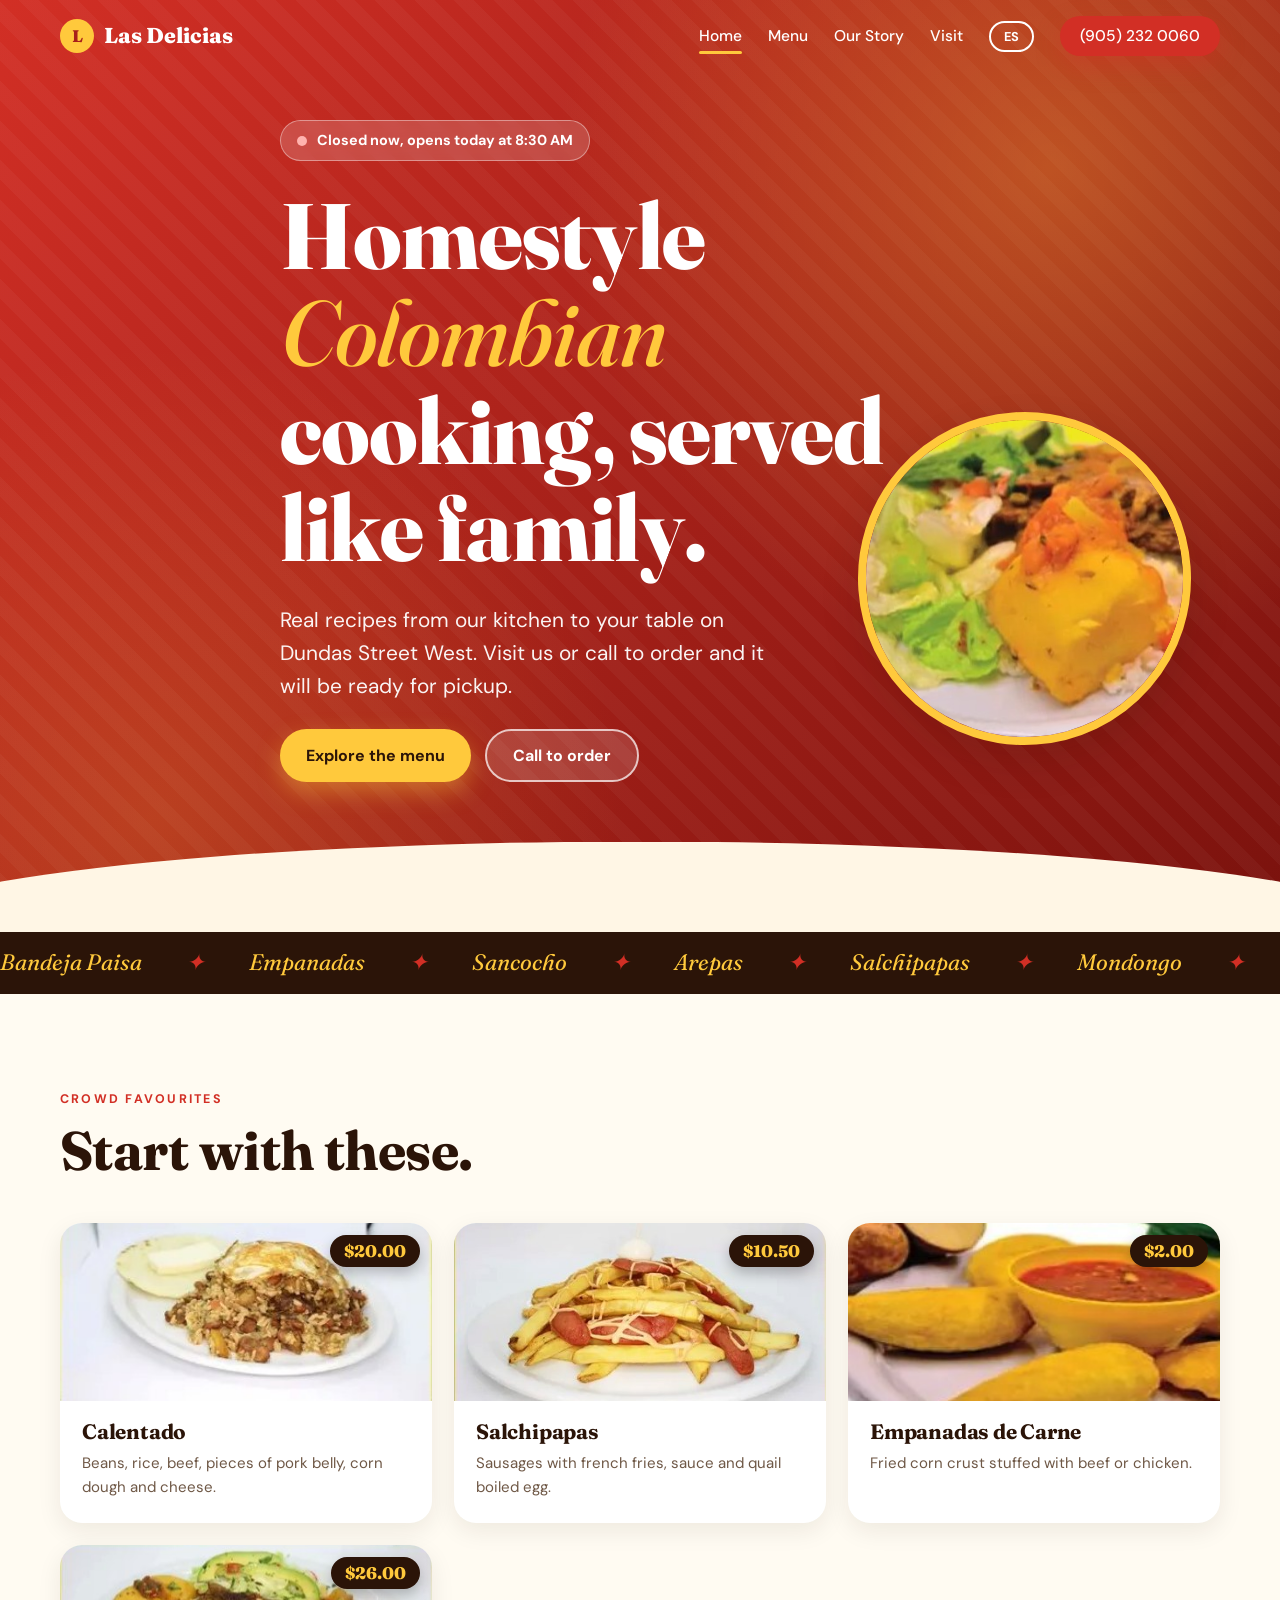
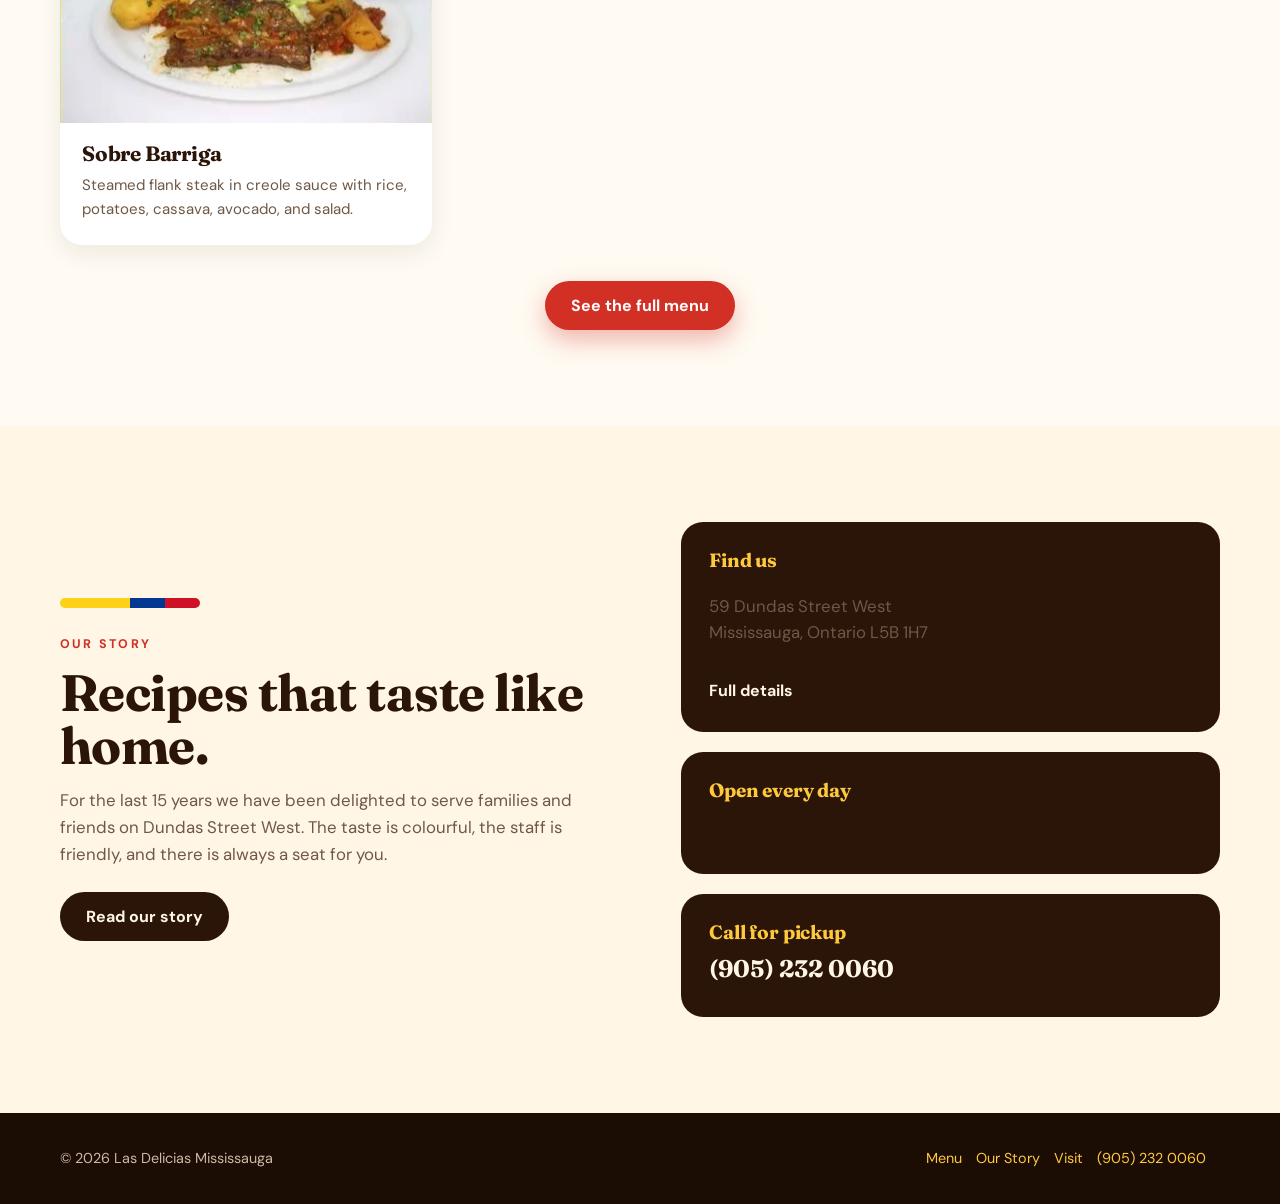
<file: index.html>
<!doctype html>
<html lang="en">
<head>
<meta charset="utf-8">
<meta name="viewport" content="width=device-width, initial-scale=1">
<title>Las Delicias Mississauga</title>
<meta name="description" content="Colombian homestyle family restaurant on Dundas Street West in Mississauga. Visit us or call to order.">
<meta name="theme-color" content="#D22F25">
<link rel="preconnect" href="https://fonts.googleapis.com">
<link rel="preconnect" href="https://fonts.gstatic.com" crossorigin>
<link href="https://fonts.googleapis.com/css2?family=Fraunces:ital,opsz,wght@0,9..144,500;0,9..144,800;1,9..144,500&family=DM+Sans:wght@400;500;700&display=swap" rel="stylesheet">
<link rel="stylesheet" href="style.css">
</head>
<body>

<header id="top">
  <div class="wrap nav">
    <a class="logo" href="index.html"><i>L</i> Las Delicias</a>
    <button class="burger" id="burger" aria-label="Menu">&#9776;</button>
    <nav class="links" id="links">
      <a href="index.html" class="active" data-i18n="nav_home">Home</a>
      <a href="menu.html" data-i18n="nav_menu">Menu</a>
      <a href="about.html" data-i18n="nav_about">Our Story</a>
      <a href="visit.html" data-i18n="nav_visit">Visit</a>
      <button class="lang" id="lang">ES</button>
      <a class="btn red" href="tel:9052320060" style="padding:10px 20px">(905) 232 0060</a>
    </nav>
  </div>
</header>

<main>
  <div class="hero">
    <div class="wrap hero-grid">
      <div class="status" id="status"><span class="dot"></span><span id="statusText">Checking hours</span></div>
      <h1><span data-i18n="h1a">Homestyle</span> <em data-i18n="h1b">Colombian</em> <span data-i18n="h1c">cooking, served like family.</span></h1>
      <p class="lead" data-i18n="lead">Real recipes from our kitchen to your table on Dundas Street West. Visit us or call to order and it will be ready for pickup.</p>
      <div class="cta">
        <a class="btn sun" href="menu.html" data-i18n="cta_menu">Explore the menu</a>
        <a class="btn ghost" href="tel:9052320060" data-i18n="cta_call">Call to order</a>
      </div>
    </div>
    <div class="plate"><img src="images/plate.jpg" alt="Colombian plate from Las Delicias"></div>
  </div>

  <div class="marquee" aria-hidden="true"><div class="track" id="track"></div></div>

  <section class="paper">
    <div class="wrap">
      <div class="head reveal">
        <span class="eyebrow" data-i18n="f_eye">Crowd favourites</span>
        <h2 data-i18n="f_h">Start with these.</h2>
      </div>
      <div class="grid" id="featured"></div>
      <div class="more"><a class="btn red" href="menu.html" data-i18n="f_cta">See the full menu</a></div>
    </div>
  </section>

  <section>
    <div class="wrap story">
      <div class="reveal">
        <div class="flag"><i></i><i></i><i></i></div>
        <span class="eyebrow" data-i18n="t_eye">Our story</span>
        <h2 style="font-size:clamp(2rem,5vw,3.2rem);margin-top:10px" data-i18n="t_h">Recipes that taste like home.</h2>
        <p data-i18n="a_p1">For the last 15 years we have been delighted to serve families and friends on Dundas Street West. The taste is colourful, the staff is friendly, and there is always a seat for you.</p>
        <a class="btn ink" href="about.html" data-i18n="t_cta">Read our story</a>
      </div>
      <div class="strip reveal" style="grid-template-columns:1fr">
        <div class="scard"><h3 data-i18n="s_addr">Find us</h3><p>59 Dundas Street West<br>Mississauga, Ontario L5B 1H7</p><a href="visit.html" data-i18n="s_more">Full details</a></div>
        <div class="scard"><h3 data-i18n="s_hours">Open every day</h3><p id="hoursShort"></p></div>
        <div class="scard"><h3 data-i18n="s_call">Call for pickup</h3><a href="tel:9052320060" style="font-size:1.5rem;font-family:var(--display)">(905) 232 0060</a></div>
      </div>
    </div>
  </section>
</main>

<footer><div class="wrap">
  <span>&copy; 2026 Las Delicias Mississauga</span>
  <span><a href="menu.html" data-i18n="nav_menu">Menu</a><a href="about.html" data-i18n="nav_about">Our Story</a><a href="visit.html" data-i18n="nav_visit">Visit</a><a href="tel:9052320060">(905) 232 0060</a></span>
</div></footer>

<script src="menu.js"></script>
<script src="main.js"></script>
<script>
const FAVS = ['Calentado','Salchipapas','Empanadas de Carne','Sobre Barriga'];
window.onLang = function(){
  $('#featured').innerHTML = FAVS.map((n,i)=>{ const f = findDish(n); return cardHTML(f.it, f.s, i, lang); }).join('');
};
</script>
</body>
</html>
</file>
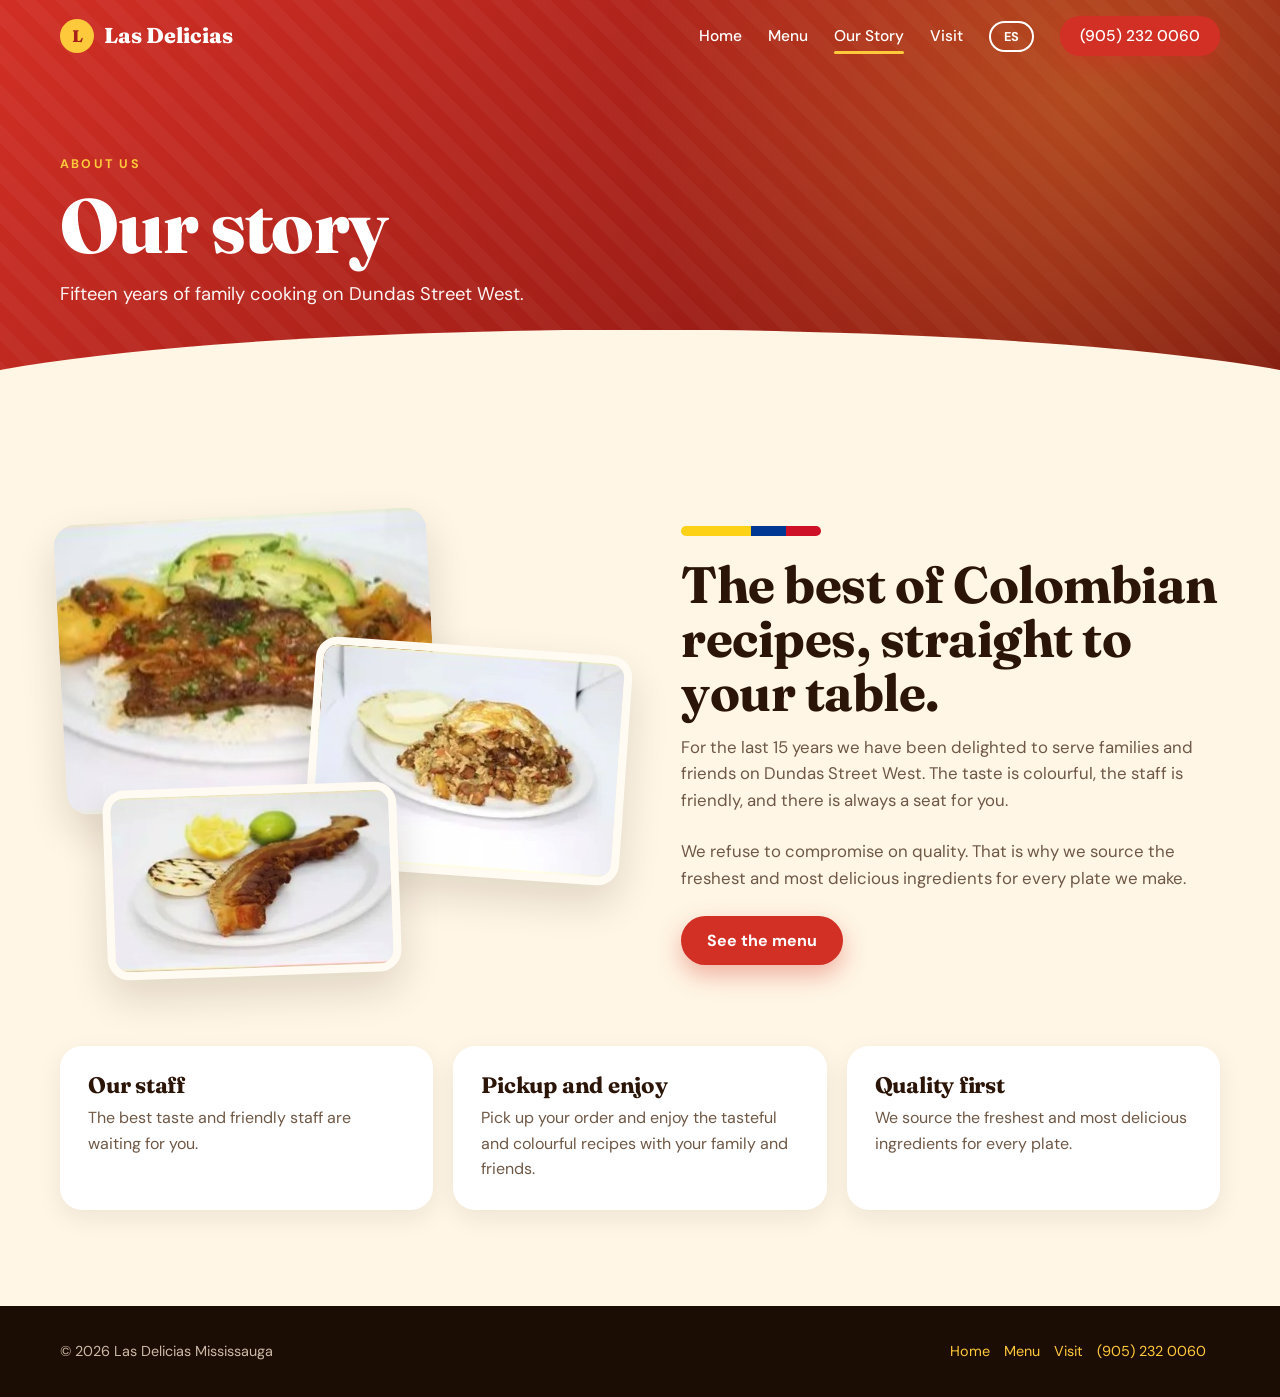
<file: about.html>
<!doctype html>
<html lang="en">
<head>
<meta charset="utf-8">
<meta name="viewport" content="width=device-width, initial-scale=1">
<title>Our Story | Las Delicias Mississauga</title>
<meta name="description" content="Fifteen years of Colombian family cooking on Dundas Street West in Mississauga.">
<meta name="theme-color" content="#D22F25">
<link rel="preconnect" href="https://fonts.googleapis.com">
<link rel="preconnect" href="https://fonts.gstatic.com" crossorigin>
<link href="https://fonts.googleapis.com/css2?family=Fraunces:ital,opsz,wght@0,9..144,500;0,9..144,800;1,9..144,500&family=DM+Sans:wght@400;500;700&display=swap" rel="stylesheet">
<link rel="stylesheet" href="style.css">
</head>
<body>

<header id="top">
  <div class="wrap nav">
    <a class="logo" href="index.html"><i>L</i> Las Delicias</a>
    <button class="burger" id="burger" aria-label="Menu">&#9776;</button>
    <nav class="links" id="links">
      <a href="index.html" data-i18n="nav_home">Home</a>
      <a href="menu.html" data-i18n="nav_menu">Menu</a>
      <a href="about.html" class="active" data-i18n="nav_about">Our Story</a>
      <a href="visit.html" data-i18n="nav_visit">Visit</a>
      <button class="lang" id="lang">ES</button>
      <a class="btn red" href="tel:9052320060" style="padding:10px 20px">(905) 232 0060</a>
    </nav>
  </div>
</header>

<main>
  <div class="phero">
    <div class="wrap">
      <span class="eyebrow" data-i18n="pa_eye">About us</span>
      <h1 data-i18n="pa_h">Our story</h1>
      <p data-i18n="pa_p">Fifteen years of family cooking on Dundas Street West.</p>
    </div>
  </div>

  <section>
    <div class="wrap">
      <div class="story">
        <div class="photos reveal">
          <img src="images/sobre-barriga.jpg" alt="Sobre barriga with rice, avocado and salad" loading="lazy">
          <img src="images/calentado.jpg" alt="Calentado on a plate" loading="lazy">
          <img src="images/chicharron-con-arepa.jpg" alt="Chicharron with arepa" loading="lazy">
        </div>
        <div class="reveal">
          <div class="flag"><i></i><i></i><i></i></div>
          <h2 style="font-size:clamp(2rem,5vw,3.2rem)" data-i18n="a_h">The best of Colombian recipes, straight to your table.</h2>
          <p data-i18n="a_p1">For the last 15 years we have been delighted to serve families and friends on Dundas Street West. The taste is colourful, the staff is friendly, and there is always a seat for you.</p>
          <p data-i18n="a_p2">We refuse to compromise on quality. That is why we source the freshest and most delicious ingredients for every plate we make.</p>
          <a class="btn red" href="menu.html" data-i18n="a_cta">See the menu</a>
        </div>
      </div>
      <div class="values">
        <div class="value reveal"><h3 data-i18n="va_h">Our staff</h3><p data-i18n="va_p">The best taste and friendly staff are waiting for you.</p></div>
        <div class="value reveal"><h3 data-i18n="vb_h">Pickup and enjoy</h3><p data-i18n="vb_p">Pick up your order and enjoy the tasteful and colourful recipes with your family and friends.</p></div>
        <div class="value reveal"><h3 data-i18n="vc_h">Quality first</h3><p data-i18n="vc_p">We source the freshest and most delicious ingredients for every plate.</p></div>
      </div>
    </div>
  </section>
</main>

<footer><div class="wrap">
  <span>&copy; 2026 Las Delicias Mississauga</span>
  <span><a href="index.html" data-i18n="nav_home">Home</a><a href="menu.html" data-i18n="nav_menu">Menu</a><a href="visit.html" data-i18n="nav_visit">Visit</a><a href="tel:9052320060">(905) 232 0060</a></span>
</div></footer>

<script src="main.js"></script>
</body>
</html>
</file>
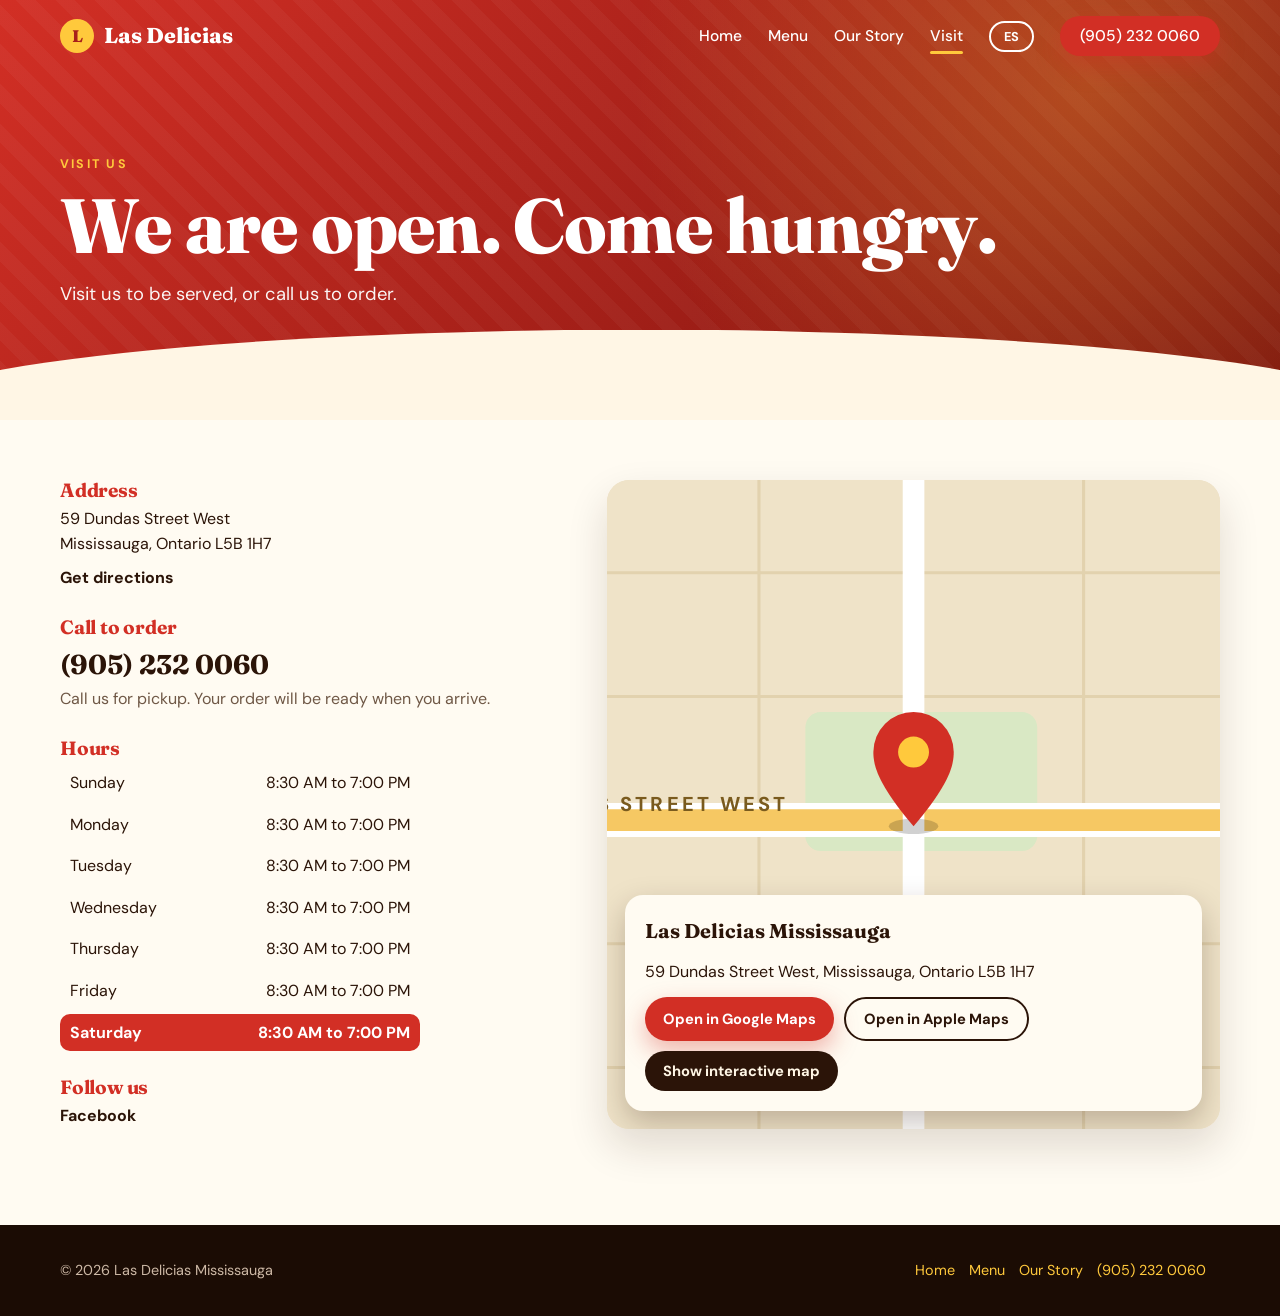
<file: visit.html>
<!doctype html>
<html lang="en">
<head>
<meta charset="utf-8">
<meta name="viewport" content="width=device-width, initial-scale=1">
<title>Visit | Las Delicias Mississauga</title>
<meta name="description" content="Find Las Delicias at 59 Dundas Street West, Mississauga. Open every day. Call (905) 232 0060 for pickup.">
<meta name="theme-color" content="#D22F25">
<link rel="preconnect" href="https://fonts.googleapis.com">
<link rel="preconnect" href="https://fonts.gstatic.com" crossorigin>
<link href="https://fonts.googleapis.com/css2?family=Fraunces:ital,opsz,wght@0,9..144,500;0,9..144,800;1,9..144,500&family=DM+Sans:wght@400;500;700&display=swap" rel="stylesheet">
<link rel="stylesheet" href="style.css">
</head>
<body>

<header id="top">
  <div class="wrap nav">
    <a class="logo" href="index.html"><i>L</i> Las Delicias</a>
    <button class="burger" id="burger" aria-label="Menu">&#9776;</button>
    <nav class="links" id="links">
      <a href="index.html" data-i18n="nav_home">Home</a>
      <a href="menu.html" data-i18n="nav_menu">Menu</a>
      <a href="about.html" data-i18n="nav_about">Our Story</a>
      <a href="visit.html" class="active" data-i18n="nav_visit">Visit</a>
      <button class="lang" id="lang">ES</button>
      <a class="btn red" href="tel:9052320060" style="padding:10px 20px">(905) 232 0060</a>
    </nav>
  </div>
</header>

<main>
  <div class="phero">
    <div class="wrap">
      <span class="eyebrow" data-i18n="pv_eye">Visit us</span>
      <h1 data-i18n="pv_h">We are open. Come hungry.</h1>
      <p data-i18n="pv_p">Visit us to be served, or call us to order.</p>
    </div>
  </div>

  <section class="paper" style="padding-top:60px">
    <div class="wrap visit">
      <div class="info reveal">
        <div>
          <h3 data-i18n="v_addr">Address</h3>
          <p>59 Dundas Street West<br>Mississauga, Ontario L5B 1H7</p>
          <p style="margin-top:8px"><a href="https://www.google.com/maps/dir/?api=1&destination=59+Dundas+Street+West+Mississauga+ON+L5B+1H7" target="_blank" rel="noopener" data-i18n="v_dir">Get directions</a></p>
        </div>
        <div>
          <h3 data-i18n="v_call">Call to order</h3>
          <p><a href="tel:9052320060" style="font-size:1.7rem;font-family:var(--display)">(905) 232 0060</a></p>
          <p data-i18n="v_ready" style="color:var(--muted)">Call us for pickup. Your order will be ready when you arrive.</p>
        </div>
        <div>
          <h3 data-i18n="v_hours">Hours</h3>
          <div class="hours" id="hours"></div>
        </div>
        <div>
          <h3 data-i18n="v_social">Follow us</h3>
          <p><a href="https://www.facebook.com/lasdeliciasmississauga/" target="_blank" rel="noopener">Facebook</a></p>
        </div>
      </div>

      <div class="mapbox reveal" id="mapbox">
        <svg class="mapart" viewBox="0 0 600 420" preserveAspectRatio="xMidYMid slice" aria-hidden="true">
          <rect width="600" height="420" fill="#EFE3C8"/>
          <g stroke="#E2D2AE" stroke-width="2">
            <path d="M0 60H600M0 140H600M0 300H600M0 380H600M90 0V420M200 0V420M410 0V420M520 0V420"/>
          </g>
          <rect x="230" y="150" width="150" height="90" rx="10" fill="#D9E8C4"/>
          <path d="M0 220H600" stroke="#FFFFFF" stroke-width="22"/>
          <path d="M0 220H600" stroke="#F6C863" stroke-width="14"/>
          <path d="M300 0V420" stroke="#FFFFFF" stroke-width="14"/>
          <text x="40" y="214" font-family="DM Sans, sans-serif" font-size="13" font-weight="700" fill="#7A5B1E" letter-spacing="2">DUNDAS STREET WEST</text>
          <g transform="translate(300 190)">
            <ellipse cx="0" cy="34" rx="16" ry="5" fill="rgba(0,0,0,.18)"/>
            <path d="M0 34C-22 8 -26 -4 -26 -14a26 26 0 0 1 52 0C26 -4 22 8 0 34Z" fill="#D22F25"/>
            <circle cx="0" cy="-14" r="10" fill="#FFC93C"/>
          </g>
        </svg>
        <div class="mapcard">
          <b data-i18n="map_pin">Las Delicias Mississauga</b>
          <span>59 Dundas Street West, Mississauga, Ontario L5B 1H7</span>
          <div class="mapbtns">
            <a class="btn red" href="https://www.google.com/maps/search/?api=1&query=59+Dundas+Street+West+Mississauga+ON+L5B+1H7" target="_blank" rel="noopener" data-i18n="map_g">Open in Google Maps</a>
            <a class="btn line" href="https://maps.apple.com/?q=59+Dundas+Street+West+Mississauga+ON" target="_blank" rel="noopener" data-i18n="map_a">Open in Apple Maps</a>
            <button class="btn ink" id="mapLive" data-i18n="map_live">Show interactive map</button>
          </div>
        </div>
      </div>
    </div>
  </section>
</main>

<footer><div class="wrap">
  <span>&copy; 2026 Las Delicias Mississauga</span>
  <span><a href="index.html" data-i18n="nav_home">Home</a><a href="menu.html" data-i18n="nav_menu">Menu</a><a href="about.html" data-i18n="nav_about">Our Story</a><a href="tel:9052320060">(905) 232 0060</a></span>
</div></footer>

<script src="main.js"></script>
</body>
</html>
</file>
<file: style.css>
:root{
  --cream:#FFF6E5; --paper:#FFFBF2; --ink:#2B1408; --muted:#6F5846;
  --red:#D22F25; --red-deep:#A8201A; --sun:#FFC93C; --leaf:#1F7A5A; --blue:#1D3C8F;
  --radius:22px; --shadow:0 18px 40px rgba(43,20,8,.14);
  --display:'Fraunces',Georgia,serif; --body:'DM Sans',system-ui,sans-serif;
}
*{box-sizing:border-box;margin:0;padding:0}
html{scroll-behavior:smooth;scroll-padding-top:90px}
body{font-family:var(--body);background:var(--cream);color:var(--ink);line-height:1.6;overflow-x:hidden}
img{max-width:100%;display:block}
a{color:inherit}
.wrap{width:min(1160px,100% - 40px);margin-inline:auto}
h1,h2,h3{font-family:var(--display);line-height:1.05;letter-spacing:-.01em}
.eyebrow{font-weight:700;text-transform:uppercase;letter-spacing:.18em;font-size:.78rem;color:var(--red)}

/* nav */
header{position:fixed;inset:0 0 auto 0;z-index:50;transition:.3s}
header.solid{background:rgba(255,246,229,.94);backdrop-filter:blur(12px);box-shadow:0 2px 20px rgba(43,20,8,.08)}
.nav{display:flex;align-items:center;justify-content:space-between;height:72px}
.logo{font-family:var(--display);font-weight:800;font-size:1.35rem;text-decoration:none;color:#fff;display:flex;align-items:center;gap:10px}
header.solid .logo{color:var(--red)}
.logo i{width:34px;height:34px;border-radius:50%;background:var(--sun);display:grid;place-items:center;font-style:normal;font-size:1.05rem;color:var(--red-deep)}
.links{display:flex;gap:26px;align-items:center}
.links a{text-decoration:none;font-weight:500;color:#fff;font-size:.97rem;position:relative}
header.solid .links a{color:var(--ink)}
.links a:hover{color:var(--sun)}
header.solid .links a:hover{color:var(--red)}
.links a.active::after{content:"";position:absolute;left:0;right:0;bottom:-6px;height:3px;border-radius:3px;background:var(--sun)}
.links a.btn{color:#fff!important}
.links a.btn::after{display:none}
.lang{border:2px solid currentColor;background:none;color:#fff;border-radius:99px;padding:5px 13px;font:700 .8rem var(--body);cursor:pointer}
header.solid .lang{color:var(--red)}
.burger{display:none;background:none;border:0;color:#fff;font-size:1.7rem;cursor:pointer}
header.solid .burger{color:var(--ink)}

/* buttons */
.btn{display:inline-flex;align-items:center;gap:8px;border:0;cursor:pointer;text-decoration:none;font:700 1rem var(--body);padding:14px 26px;border-radius:99px;transition:transform .2s,box-shadow .2s,background .2s}
.btn:hover{transform:translateY(-3px)}
.btn.sun{background:var(--sun);color:var(--ink);box-shadow:0 10px 24px rgba(255,201,60,.4)}
.btn.red{background:var(--red);color:#fff;box-shadow:0 10px 24px rgba(210,47,37,.35)}
.btn.ink{background:var(--ink);color:var(--cream)}
.btn.ghost{background:rgba(255,255,255,.14);color:#fff;border:2px solid rgba(255,255,255,.7)}
.btn.line{background:none;border:2px solid var(--ink);color:var(--ink)}

/* hero (home) */
.hero{position:relative;min-height:100svh;display:grid;align-items:center;color:#fff;isolation:isolate;overflow:hidden;
  background:
   radial-gradient(circle at 82% 18%,rgba(255,201,60,.30),transparent 38%),
   radial-gradient(circle at 12% 88%,rgba(255,201,60,.18),transparent 34%),
   repeating-linear-gradient(45deg,rgba(255,255,255,.035) 0 14px,transparent 14px 28px),
   linear-gradient(135deg,#D22F25,#7a120d)}
.hero::after,.phero::after{content:"";position:absolute;left:0;right:0;bottom:0;height:90px;background:var(--cream);clip-path:ellipse(60% 100% at 50% 100%)}
.hero-grid{padding:120px 0 150px;display:grid;gap:26px;max-width:720px;position:relative;z-index:1}
.status{display:inline-flex;align-items:center;gap:10px;background:rgba(255,255,255,.16);border:1px solid rgba(255,255,255,.4);backdrop-filter:blur(8px);padding:8px 16px;border-radius:99px;font-weight:700;font-size:.9rem;width:fit-content}
.dot{width:10px;height:10px;border-radius:50%;background:#7CFF9B;box-shadow:0 0 0 0 rgba(124,255,155,.7);animation:pulse 1.8s infinite}
.status.closed .dot{background:#ffb3ae;animation:none}
@keyframes pulse{70%{box-shadow:0 0 0 12px rgba(124,255,155,0)}100%{box-shadow:0 0 0 0 rgba(124,255,155,0)}}
.hero h1{font-size:clamp(2.8rem,8vw,5.8rem);font-weight:800}
.hero h1 em{font-style:italic;font-weight:500;color:var(--sun)}
.hero p.lead{font-size:clamp(1.05rem,2.2vw,1.3rem);max-width:520px;opacity:.95}
.cta{display:flex;flex-wrap:wrap;gap:14px}
.plate{position:absolute;right:7%;bottom:20%;width:clamp(180px,26vw,360px);aspect-ratio:1;border-radius:50%;overflow:hidden;border:8px solid var(--sun);box-shadow:var(--shadow);transform:rotate(-4deg);animation:bob 6s ease-in-out infinite;z-index:1}
.plate img{width:100%;height:100%;object-fit:cover}
@keyframes bob{50%{transform:rotate(2deg) translateY(-14px)}}

/* inner page banner */
.phero{position:relative;color:#fff;overflow:hidden;padding:150px 0 110px;isolation:isolate;
  background:
   radial-gradient(circle at 85% 20%,rgba(255,201,60,.28),transparent 40%),
   repeating-linear-gradient(45deg,rgba(255,255,255,.035) 0 14px,transparent 14px 28px),
   linear-gradient(135deg,#D22F25,#7a120d)}
.phero h1{font-size:clamp(2.6rem,7vw,4.8rem);font-weight:800;margin:10px 0 14px}
.phero p{max-width:560px;font-size:1.15rem;opacity:.95}
.phero .eyebrow{color:var(--sun)}

/* marquee */
.marquee{background:var(--ink);color:var(--sun);overflow:hidden;padding:14px 0;margin-top:-1px}
.track{display:flex;gap:44px;width:max-content;animation:slide 32s linear infinite;font-family:var(--display);font-style:italic;font-size:1.4rem;white-space:nowrap}
.track span::after{content:"\2726";margin-left:44px;color:var(--red)}
@keyframes slide{to{transform:translateX(-50%)}}

section{padding:96px 0}
.head{display:grid;gap:12px;margin-bottom:44px;max-width:640px}
.head h2{font-size:clamp(2rem,5vw,3.4rem)}
.head p{color:var(--muted)}
.more{margin-top:36px;text-align:center}

/* menu */
.paper{background:var(--paper)}
.tools{display:flex;flex-wrap:wrap;gap:12px;align-items:center;margin-bottom:34px;position:sticky;top:72px;z-index:20;background:var(--paper);padding:12px 0}
.chips{display:flex;flex-wrap:wrap;gap:8px;flex:1}
.chip{border:2px solid var(--ink);background:none;color:var(--ink);padding:8px 18px;border-radius:99px;font:700 .9rem var(--body);cursor:pointer;transition:.2s}
.chip:hover{background:var(--sun)}
.chip.on{background:var(--ink);color:var(--cream)}
.search{border:2px solid var(--ink);background:#fff;border-radius:99px;padding:10px 18px;font:500 .95rem var(--body);min-width:220px}
.search:focus{outline:3px solid var(--sun)}
.msec{margin-bottom:60px}
.msec h3.st{font-size:clamp(1.8rem,4vw,2.6rem);margin-bottom:22px;display:flex;align-items:baseline;gap:14px;flex-wrap:wrap}
.msec h3.st small{font-family:var(--body);font-size:.8rem;font-weight:700;letter-spacing:.16em;text-transform:uppercase;color:var(--red)}
.grid{display:grid;grid-template-columns:repeat(auto-fill,minmax(280px,1fr));gap:22px}
.card{background:#fff;border-radius:var(--radius);overflow:hidden;box-shadow:0 8px 24px rgba(43,20,8,.08);display:flex;flex-direction:column;transition:transform .25s,box-shadow .25s;animation:pop .45s both}
.card:hover{transform:translateY(-6px) rotate(-.4deg);box-shadow:var(--shadow)}
@keyframes pop{from{opacity:0;transform:translateY(18px) scale(.97)}}
.media{position:relative;height:178px;overflow:hidden}
.media img{width:100%;height:100%;object-fit:cover;transition:transform .5s}
.card:hover .media img{transform:scale(1.07)}
.tile{height:100%;display:grid;place-items:center;background:
  radial-gradient(circle at 30% 20%,rgba(255,255,255,.35),transparent 55%),
  linear-gradient(135deg,var(--t1),var(--t2))}
.tile span{width:118px;height:118px;border-radius:50%;background:#fff;display:grid;place-items:center;font-size:3.3rem;
  box-shadow:inset 0 0 0 8px #f4efe6,0 14px 24px rgba(43,20,8,.28)}
.price{position:absolute;right:12px;top:12px;background:var(--ink);color:var(--sun);font:800 1.05rem var(--display);padding:6px 14px;border-radius:99px;box-shadow:0 6px 14px rgba(0,0,0,.25)}
.body{padding:20px 22px 24px;display:grid;gap:8px;align-content:start}
.body h3{font-size:1.3rem}
.body p{color:var(--muted);font-size:.94rem}
.opts{display:grid;gap:6px;margin-top:4px}
.opts span{background:var(--cream);border-radius:12px;padding:7px 12px;font-size:.88rem;color:var(--ink)}
.drinks{background:var(--ink);color:var(--cream);border-radius:var(--radius);padding:10px 30px;max-width:640px}
.drow{display:flex;justify-content:space-between;gap:14px;padding:16px 0;border-bottom:1px dashed rgba(255,255,255,.25);font-family:var(--display);font-size:1.25rem}
.drow:last-child{border:0}
.drow b{color:var(--sun)}
.empty{text-align:center;color:var(--muted);padding:40px}
.note{margin-top:10px;color:var(--muted);font-size:.95rem;border-left:5px solid var(--sun);padding-left:16px}

/* story */
.story{display:grid;grid-template-columns:1.05fr 1fr;gap:56px;align-items:center}
.photos{position:relative;min-height:460px}
.photos img{position:absolute;border-radius:var(--radius);box-shadow:var(--shadow);object-fit:cover;background:var(--sun)}
.photos img:nth-child(1){width:66%;height:290px;top:0;left:0;transform:rotate(-3deg)}
.photos img:nth-child(2){width:56%;height:230px;right:0;top:130px;transform:rotate(4deg);border:8px solid var(--paper)}
.photos img:nth-child(3){width:52%;height:190px;left:8%;bottom:0;transform:rotate(-2deg);border:8px solid var(--paper)}
.story p{color:var(--muted);margin:14px 0 24px;font-size:1.05rem}
.flag{display:flex;height:10px;width:140px;border-radius:99px;overflow:hidden;margin-bottom:22px}
.flag i{display:block}.flag i:nth-child(1){flex:2;background:#FCD116}.flag i:nth-child(2){flex:1;background:#003893}.flag i:nth-child(3){flex:1;background:#CE1126}
.values{display:grid;grid-template-columns:repeat(auto-fit,minmax(240px,1fr));gap:20px;margin-top:70px}
.value{background:#fff;border-radius:var(--radius);padding:28px;box-shadow:0 8px 24px rgba(43,20,8,.08)}
.value h3{font-size:1.4rem;margin-bottom:8px}
.value p{color:var(--muted)}

/* home strip */
.strip{display:grid;grid-template-columns:repeat(auto-fit,minmax(260px,1fr));gap:20px}
.scard{background:var(--ink);color:var(--cream);border-radius:var(--radius);padding:28px;display:grid;gap:8px;align-content:start}
.scard h3{color:var(--sun);font-size:1.2rem}
.scard a{font-weight:700;text-decoration:none}
.scard a:hover{color:var(--sun)}

/* visit */
.visit{display:grid;grid-template-columns:1fr 1.2fr;gap:36px}
.info{display:grid;gap:26px;align-content:start}
.info h3{font-size:1.2rem;color:var(--red);margin-bottom:6px}
.info a{text-decoration:none;font-weight:700}
.info a:hover{color:var(--red)}
.hours{display:grid;gap:4px;max-width:360px}
.hours div{display:flex;justify-content:space-between;padding:6px 10px;border-radius:10px}
.hours div.today{background:var(--red);color:#fff;font-weight:700}
.mapbox{position:relative;border-radius:var(--radius);overflow:hidden;min-height:420px;background:#EFE3C8;box-shadow:var(--shadow)}
.mapbox iframe{position:absolute;inset:0;width:100%;height:100%;border:0}
.mapart{position:absolute;inset:0;width:100%;height:100%}
.mapcard{position:absolute;left:18px;right:18px;bottom:18px;background:var(--paper);border-radius:18px;padding:20px;display:grid;gap:12px;box-shadow:0 12px 30px rgba(43,20,8,.25)}
.mapcard b{font-family:var(--display);font-size:1.25rem}
.mapbtns{display:flex;flex-wrap:wrap;gap:10px}
.mapbtns .btn{padding:10px 18px;font-size:.92rem}
.mapbox.live .mapart,.mapbox.live .mapcard{display:none}

footer{background:#1b0c04;color:#cdb9a6;padding:34px 0;font-size:.9rem}
footer .wrap{display:flex;flex-wrap:wrap;justify-content:space-between;gap:12px}
footer a{color:var(--sun);text-decoration:none;margin-right:14px}

.reveal{opacity:0;transform:translateY(34px);transition:opacity .8s,transform .8s}
.reveal.in{opacity:1;transform:none}

@media (max-width:860px){
  .links{position:fixed;inset:72px 0 auto 0;background:var(--cream);flex-direction:column;padding:26px;gap:18px;transform:translateY(-130%);transition:.3s;box-shadow:0 20px 30px rgba(0,0,0,.15)}
  .links.open{transform:none}
  .links a{color:var(--ink)!important;font-size:1.15rem}
  .links a.btn{color:#fff!important}
  .lang{color:var(--red)!important}
  .burger{display:block}
  .story,.visit{grid-template-columns:1fr}
  .plate{display:none}
  section{padding:70px 0}
  .photos{min-height:480px}
  .tools{position:static}
}
@media (prefers-reduced-motion:reduce){*{animation:none!important;transition:none!important}.reveal{opacity:1;transform:none}}
</file>
